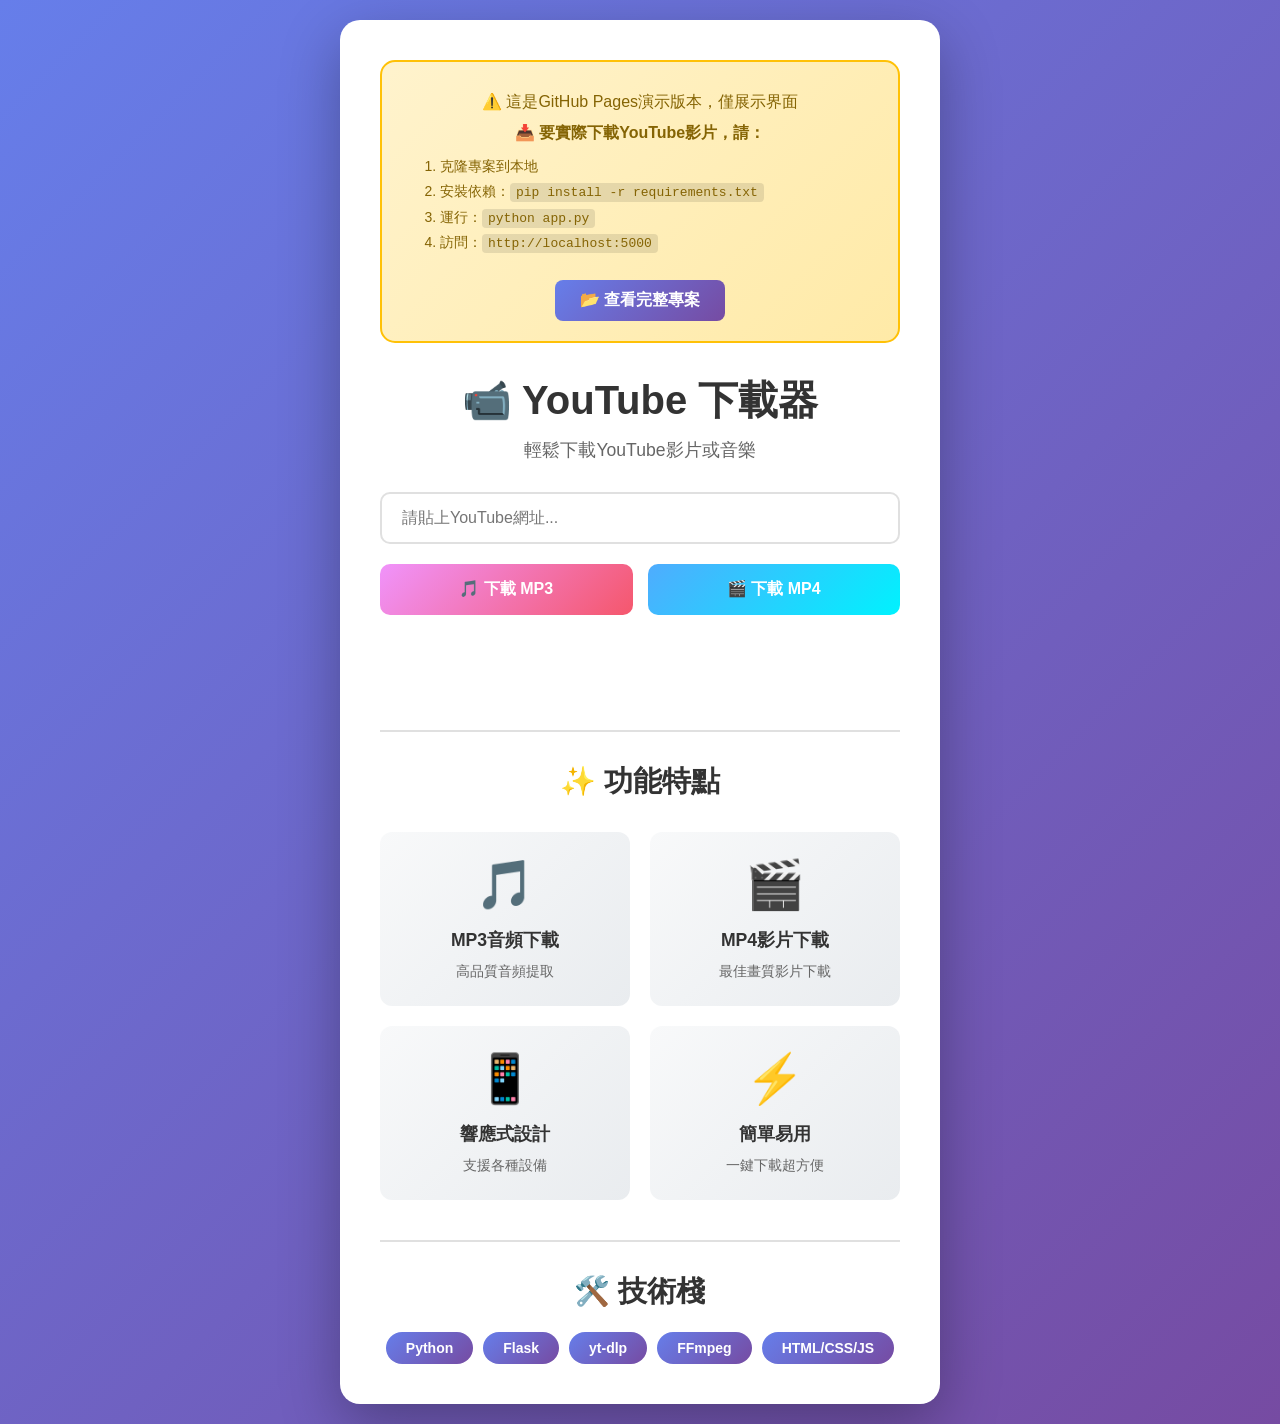
<file: index.html>
<!DOCTYPE html>
<html lang="zh-TW">
<head>
    <meta charset="UTF-8">
    <meta name="viewport" content="width=device-width, initial-scale=1.0">
    <title>YouTube 下載器</title>
    <link rel="stylesheet" href="static/style.css">
</head>
<body>
    <div class="container">
        <div class="demo-notice">
            <p>⚠️ 這是GitHub Pages演示版本，僅展示界面</p>
            <p>📥 <strong>要實際下載YouTube影片，請：</strong></p>
            <ol style="text-align: left; margin: 10px auto; max-width: 400px;">
                <li>克隆專案到本地</li>
                <li>安裝依賴：<code>pip install -r requirements.txt</code></li>
                <li>運行：<code>python app.py</code></li>
                <li>訪問：<code>http://localhost:5000</code></li>
            </ol>
            <a href="https://github.com/iumiini/youtube_d" target="_blank" class="github-link">
                📂 查看完整專案
            </a>
        </div>

        <h1>📹 YouTube 下載器</h1>
        <p class="subtitle">輕鬆下載YouTube影片或音樂</p>

        <div class="input-section">
            <input
                type="text"
                id="youtubeUrl"
                placeholder="請貼上YouTube網址..."
                autocomplete="off"
            >
        </div>

        <div class="button-section">
            <button class="btn btn-audio" onclick="showDemoMessage('mp3')">
                🎵 下載 MP3
            </button>
            <button class="btn btn-video" onclick="showDemoMessage('mp4')">
                🎬 下載 MP4
            </button>
        </div>

        <div id="status" class="status"></div>

        <div id="result" class="result"></div>

        <div class="feature-section">
            <h2>✨ 功能特點</h2>
            <div class="features">
                <div class="feature-item">
                    <span class="feature-icon">🎵</span>
                    <h3>MP3音頻下載</h3>
                    <p>高品質音頻提取</p>
                </div>
                <div class="feature-item">
                    <span class="feature-icon">🎬</span>
                    <h3>MP4影片下載</h3>
                    <p>最佳畫質影片下載</p>
                </div>
                <div class="feature-item">
                    <span class="feature-icon">📱</span>
                    <h3>響應式設計</h3>
                    <p>支援各種設備</p>
                </div>
                <div class="feature-item">
                    <span class="feature-icon">⚡</span>
                    <h3>簡單易用</h3>
                    <p>一鍵下載超方便</p>
                </div>
            </div>
        </div>

        <div class="tech-section">
            <h2>🛠️ 技術棧</h2>
            <div class="tech-tags">
                <span class="tech-tag">Python</span>
                <span class="tech-tag">Flask</span>
                <span class="tech-tag">yt-dlp</span>
                <span class="tech-tag">FFmpeg</span>
                <span class="tech-tag">HTML/CSS/JS</span>
            </div>
        </div>
    </div>

    <script>
        function showDemoMessage(format) {
            const statusDiv = document.getElementById('status');
            const formatText = format === 'mp3' ? 'MP3' : 'MP4';

            statusDiv.innerHTML = `
                <div class="error">
                    <p><strong>⚠️ 這是演示版本</strong></p>
                    <p>GitHub Pages 無法運行Python後端</p>
                    <p style="margin-top: 10px;">要使用完整下載功能，請：</p>
                    <ol style="text-align: left; margin: 10px auto; max-width: 350px; font-size: 14px;">
                        <li>克隆專案：<code>git clone https://github.com/iumiini/youtube_d.git</code></li>
                        <li>安裝依賴：<code>pip install -r requirements.txt</code></li>
                        <li>安裝FFmpeg：<code>brew install ffmpeg</code></li>
                        <li>運行應用：<code>python app.py</code></li>
                        <li>訪問：<code>http://localhost:5000</code></li>
                    </ol>
                    <p style="margin-top: 10px;">
                        <a href="https://github.com/iumiini/youtube_d#readme" target="_blank" style="color: #667eea; font-weight: bold;">
                            📖 查看完整安裝教學
                        </a>
                    </p>
                </div>
            `;
        }
    </script>
</body>
</html>
</file>
<file: static/style.css>
* {
    margin: 0;
    padding: 0;
    box-sizing: border-box;
}

body {
    font-family: -apple-system, BlinkMacSystemFont, 'Segoe UI', Roboto, 'Helvetica Neue', Arial, sans-serif;
    background: linear-gradient(135deg, #667eea 0%, #764ba2 100%);
    min-height: 100vh;
    display: flex;
    justify-content: center;
    align-items: center;
    padding: 20px;
}

.container {
    background: white;
    border-radius: 20px;
    padding: 40px;
    max-width: 600px;
    width: 100%;
    box-shadow: 0 20px 60px rgba(0, 0, 0, 0.3);
}

h1 {
    text-align: center;
    color: #333;
    margin-bottom: 10px;
    font-size: 2.5em;
}

.subtitle {
    text-align: center;
    color: #666;
    margin-bottom: 30px;
    font-size: 1.1em;
}

.input-section {
    margin-bottom: 20px;
}

#youtubeUrl {
    width: 100%;
    padding: 15px 20px;
    font-size: 16px;
    border: 2px solid #e0e0e0;
    border-radius: 10px;
    outline: none;
    transition: all 0.3s ease;
}

#youtubeUrl:focus {
    border-color: #667eea;
    box-shadow: 0 0 0 3px rgba(102, 126, 234, 0.1);
}

.quality-section {
    margin-bottom: 25px;
    display: flex;
    align-items: center;
    gap: 15px;
}

.quality-section label {
    font-weight: 600;
    color: #333;
    font-size: 16px;
}

.quality-select {
    flex: 1;
    padding: 12px 15px;
    font-size: 15px;
    border: 2px solid #e0e0e0;
    border-radius: 10px;
    background: white;
    cursor: pointer;
    outline: none;
    transition: all 0.3s ease;
}

.quality-select:hover {
    border-color: #667eea;
}

.quality-select:focus {
    border-color: #667eea;
    box-shadow: 0 0 0 3px rgba(102, 126, 234, 0.1);
}

.button-section {
    display: grid;
    grid-template-columns: 1fr 1fr;
    gap: 15px;
    margin-bottom: 25px;
}

.btn {
    padding: 15px 30px;
    font-size: 16px;
    font-weight: 600;
    border: none;
    border-radius: 10px;
    cursor: pointer;
    transition: all 0.3s ease;
    color: white;
}

.btn:hover {
    transform: translateY(-2px);
    box-shadow: 0 5px 15px rgba(0, 0, 0, 0.2);
}

.btn:active {
    transform: translateY(0);
}

.btn:disabled {
    opacity: 0.6;
    cursor: not-allowed;
    transform: none;
}

.btn-audio {
    background: linear-gradient(135deg, #f093fb 0%, #f5576c 100%);
}

.btn-audio:hover {
    background: linear-gradient(135deg, #f5576c 0%, #f093fb 100%);
}

.btn-video {
    background: linear-gradient(135deg, #4facfe 0%, #00f2fe 100%);
}

.btn-video:hover {
    background: linear-gradient(135deg, #00f2fe 0%, #4facfe 100%);
}

.btn-refresh {
    background: linear-gradient(135deg, #43e97b 0%, #38f9d7 100%);
    margin-bottom: 15px;
    width: 100%;
}

.btn-refresh:hover {
    background: linear-gradient(135deg, #38f9d7 0%, #43e97b 100%);
}

.status {
    margin-bottom: 20px;
    min-height: 50px;
}

.loading {
    text-align: center;
    padding: 15px;
    background: #fff3cd;
    border-left: 4px solid #ffc107;
    border-radius: 8px;
    color: #856404;
    font-weight: 500;
}

.success {
    text-align: center;
    padding: 15px;
    background: #d4edda;
    border-left: 4px solid #28a745;
    border-radius: 8px;
    color: #155724;
    font-weight: 500;
}

.error {
    text-align: center;
    padding: 15px;
    background: #f8d7da;
    border-left: 4px solid #dc3545;
    border-radius: 8px;
    color: #721c24;
    font-weight: 500;
}

.result-box {
    background: #f8f9fa;
    padding: 20px;
    border-radius: 10px;
    border-left: 4px solid #667eea;
    margin-bottom: 20px;
}

.result-box p {
    margin: 10px 0;
    color: #333;
    word-break: break-all;
}

.result-box strong {
    color: #667eea;
}

.downloads-section {
    margin-top: 40px;
    padding-top: 30px;
    border-top: 2px solid #e0e0e0;
}

.downloads-section h2 {
    color: #333;
    margin-bottom: 20px;
    font-size: 1.5em;
}

.downloads-list {
    min-height: 50px;
}

.file-list {
    list-style: none;
    padding: 0;
}

.file-list li {
    padding: 12px 15px;
    background: #f8f9fa;
    margin-bottom: 10px;
    border-radius: 8px;
    color: #333;
    display: flex;
    justify-content: space-between;
    align-items: center;
    transition: all 0.2s ease;
}

.file-list li:hover {
    background: #e9ecef;
    transform: translateX(5px);
}

.file-size {
    color: #666;
    font-size: 0.9em;
}

.no-files {
    text-align: center;
    color: #999;
    padding: 30px;
    font-style: italic;
}

/* 演示提示 */
.demo-notice {
    background: linear-gradient(135deg, #fff3cd 0%, #ffeaa7 100%);
    border: 2px solid #ffc107;
    border-radius: 15px;
    padding: 20px;
    margin-bottom: 30px;
    text-align: center;
    color: #856404;
}

.demo-notice p {
    margin: 10px 0;
    font-weight: 500;
}

.demo-notice ol {
    font-size: 14px;
    line-height: 1.8;
}

.demo-notice code {
    background: rgba(0, 0, 0, 0.1);
    padding: 2px 6px;
    border-radius: 4px;
    font-family: 'Courier New', monospace;
    font-size: 13px;
}

.github-link {
    display: inline-block;
    margin-top: 15px;
    padding: 10px 25px;
    background: linear-gradient(135deg, #667eea 0%, #764ba2 100%);
    color: white;
    text-decoration: none;
    border-radius: 8px;
    font-weight: 600;
    transition: all 0.3s ease;
}

.github-link:hover {
    transform: translateY(-2px);
    box-shadow: 0 5px 15px rgba(102, 126, 234, 0.3);
}

/* 功能展示 */
.feature-section {
    margin-top: 40px;
    padding-top: 30px;
    border-top: 2px solid #e0e0e0;
}

.feature-section h2 {
    text-align: center;
    color: #333;
    margin-bottom: 30px;
    font-size: 1.8em;
}

.features {
    display: grid;
    grid-template-columns: repeat(2, 1fr);
    gap: 20px;
    margin-bottom: 20px;
}

.feature-item {
    background: linear-gradient(135deg, #f8f9fa 0%, #e9ecef 100%);
    padding: 25px;
    border-radius: 12px;
    text-align: center;
    transition: all 0.3s ease;
}

.feature-item:hover {
    transform: translateY(-5px);
    box-shadow: 0 8px 20px rgba(0, 0, 0, 0.1);
}

.feature-icon {
    font-size: 3em;
    display: block;
    margin-bottom: 15px;
}

.feature-item h3 {
    color: #333;
    margin-bottom: 10px;
    font-size: 1.1em;
}

.feature-item p {
    color: #666;
    font-size: 0.9em;
}

/* 技術棧 */
.tech-section {
    margin-top: 40px;
    padding-top: 30px;
    border-top: 2px solid #e0e0e0;
}

.tech-section h2 {
    text-align: center;
    color: #333;
    margin-bottom: 20px;
    font-size: 1.8em;
}

.tech-tags {
    display: flex;
    flex-wrap: wrap;
    gap: 10px;
    justify-content: center;
}

.tech-tag {
    background: linear-gradient(135deg, #667eea 0%, #764ba2 100%);
    color: white;
    padding: 8px 20px;
    border-radius: 20px;
    font-size: 14px;
    font-weight: 600;
    transition: all 0.3s ease;
}

.tech-tag:hover {
    transform: scale(1.05);
    box-shadow: 0 4px 12px rgba(102, 126, 234, 0.3);
}

.error code {
    background: rgba(0, 0, 0, 0.1);
    padding: 2px 6px;
    border-radius: 4px;
    font-family: 'Courier New', monospace;
    font-size: 13px;
}

.error a {
    text-decoration: none;
}

/* 響應式設計 */
@media (max-width: 600px) {
    .container {
        padding: 25px;
    }

    h1 {
        font-size: 2em;
    }

    .button-section {
        grid-template-columns: 1fr;
    }

    .features {
        grid-template-columns: 1fr;
    }

    .demo-notice {
        padding: 15px;
    }

    .demo-notice ol {
        font-size: 12px;
    }
}
</file>
